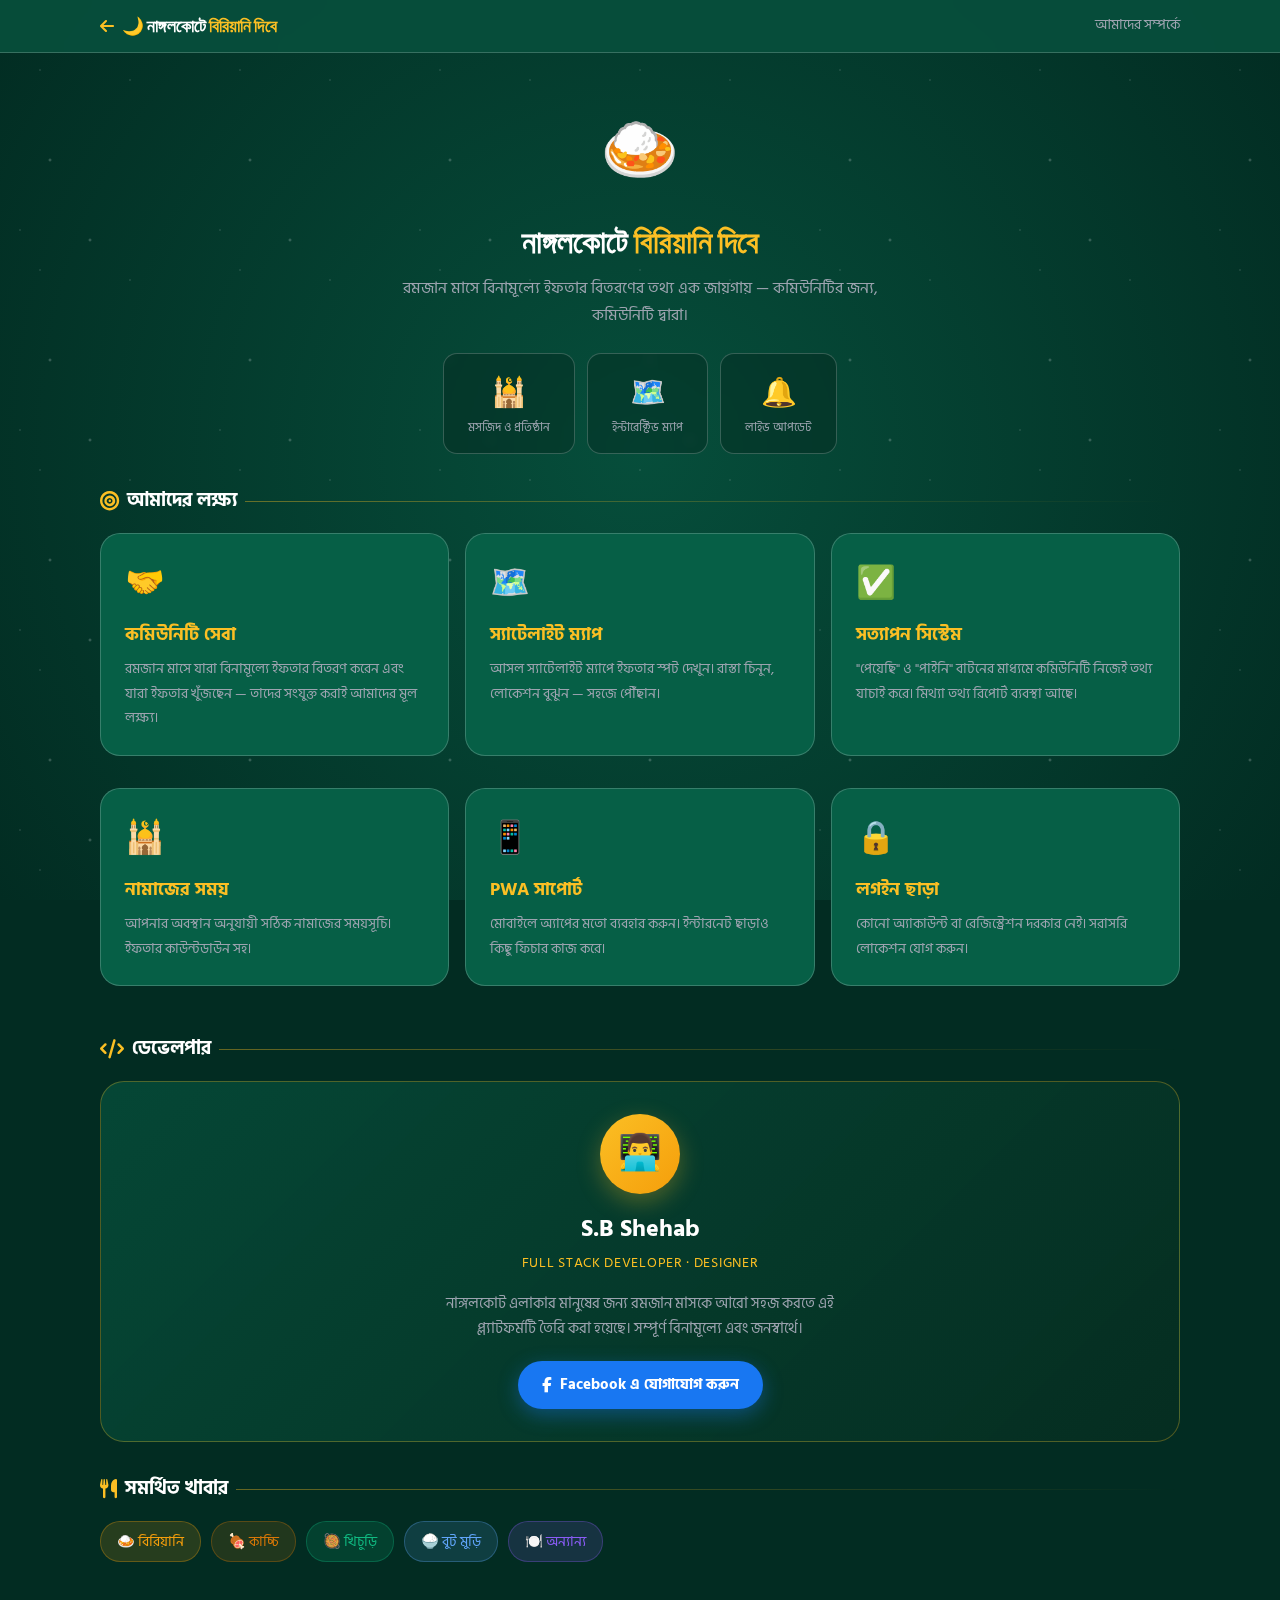
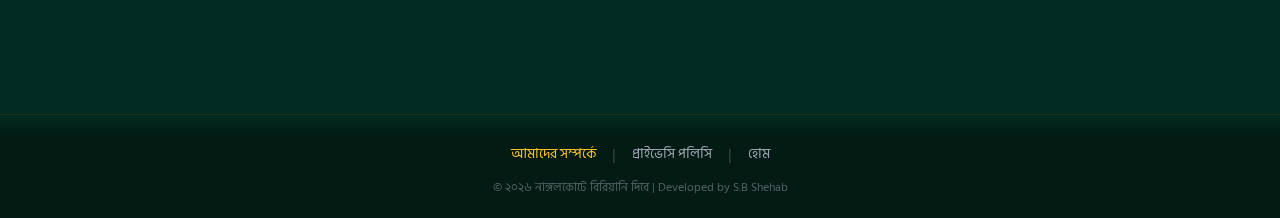
<file: about.html>
<!DOCTYPE html>
<html lang="bn">

<head>
    <meta charset="UTF-8">
    <meta name="viewport" content="width=device-width, initial-scale=1.0">
    <title>নাঙ্গলকোটে বিরিয়ানি দিবে</title>
    <meta name="description" content="বিরিয়ানি দিবে — একটি কমিউনিটি-চালিত ইফতার বিতরণ ট্র্যাকিং প্ল্যাটফর্ম।">
    <link rel="stylesheet" href="https://cdnjs.cloudflare.com/ajax/libs/font-awesome/6.4.0/css/all.min.css">
    <link
        href="https://fonts.googleapis.com/css2?family=Hind+Siliguri:wght@400;600;700&family=Outfit:wght@400;600;700;800&display=swap"
        rel="stylesheet">
    <link rel="stylesheet" href="style.css">
    <style>
        .about-hero {
            text-align: center;
            padding: 48px 0 32px;
        }

        .about-hero .emoji-big {
            font-size: 4rem;
            margin-bottom: 12px;
            display: block;
        }

        .about-hero h1 {
            font-family: var(--font-en);
            font-size: 2rem;
            font-weight: 800;
            color: white;
            margin-bottom: 8px;
        }

        .about-hero h1 span {
            color: var(--accent-gold);
        }

        .about-hero p {
            color: var(--text-muted);
            font-size: 1rem;
            line-height: 1.7;
            max-width: 480px;
            margin: 0 auto;
        }

        .about-card {
            background: var(--card-bg);
            border: 1px solid var(--glass-border);
            border-radius: 20px;
            padding: 24px;
            margin-bottom: 16px;
            transition: transform 0.2s;
        }

        .about-card:hover {
            transform: translateY(-3px);
        }

        .about-card .card-icon {
            font-size: 2rem;
            margin-bottom: 12px;
            display: block;
        }

        .about-card h3 {
            color: var(--accent-gold);
            font-size: 1.1rem;
            font-weight: 700;
            margin-bottom: 8px;
        }

        .about-card p {
            color: var(--text-muted);
            font-size: 0.9rem;
            line-height: 1.7;
        }

        .mission-grid {
            display: grid;
            grid-template-columns: repeat(auto-fit, minmax(260px, 1fr));
            gap: 16px;
            margin-bottom: 32px;
        }

        .dev-section {
            background: linear-gradient(135deg, rgba(6, 78, 59, 0.8), rgba(6, 46, 33, 0.9));
            border: 1px solid rgba(251, 191, 36, 0.3);
            border-radius: 24px;
            padding: 32px;
            text-align: center;
            margin-bottom: 32px;
        }

        .dev-avatar {
            width: 80px;
            height: 80px;
            background: linear-gradient(135deg, var(--accent-gold), #f59e0b);
            border-radius: 50%;
            margin: 0 auto 16px;
            display: flex;
            align-items: center;
            justify-content: center;
            font-size: 2.2rem;
            box-shadow: 0 8px 24px rgba(251, 191, 36, 0.3);
        }

        .dev-name {
            font-size: 1.5rem;
            font-weight: 800;
            color: white;
            margin-bottom: 4px;
        }

        .dev-role {
            color: var(--accent-gold);
            font-size: 0.88rem;
            margin-bottom: 16px;
            letter-spacing: 0.05em;
        }

        .dev-desc {
            color: var(--text-muted);
            font-size: 0.92rem;
            line-height: 1.7;
            max-width: 400px;
            margin: 0 auto 20px;
        }

        .section-title {
            font-size: 1.2rem;
            font-weight: 700;
            color: white;
            margin-bottom: 16px;
            display: flex;
            align-items: center;
            gap: 8px;
        }

        .section-title::after {
            content: '';
            flex: 1;
            height: 1px;
            background: linear-gradient(90deg, rgba(251, 191, 36, 0.4), transparent);
        }

        .stat-row {
            display: flex;
            gap: 12px;
            justify-content: center;
            flex-wrap: wrap;
            margin-top: 24px;
        }

        .stat-item {
            background: rgba(0, 0, 0, 0.2);
            border: 1px solid var(--glass-border);
            border-radius: 14px;
            padding: 16px 24px;
            text-align: center;
        }

        .stat-item .num {
            font-size: 1.8rem;
            font-weight: 800;
            color: var(--accent-gold);
        }

        .stat-item .lbl {
            font-size: 0.75rem;
            color: var(--text-muted);
            margin-top: 2px;
        }
    </style>
</head>

<body>
    <div class="stars-container"></div>

    <!-- Header -->
    <header style="
        background:rgba(6,78,59,0.95);
        backdrop-filter:blur(14px);
        -webkit-backdrop-filter:blur(14px);
        border-bottom:1px solid var(--glass-border);
        position:sticky; top:0; z-index:300;">
        <div class="container"
            style="display:flex;align-items:center;justify-content:space-between;padding-top:12px;padding-bottom:12px;">
            <a href="index.html" style="display:flex;align-items:center;gap:8px;text-decoration:none;">
                <i class="fas fa-arrow-left" style="color:var(--accent-gold);"></i>
                <span style="font-family:var(--font-en);font-weight:700;font-size:1.1rem;color:white;">
                    🌙 নাঙ্গলকোটে <span style="color:var(--accent-gold);">বিরিয়ানি দিবে</span>
                </span>
            </a>
            <span style="color:var(--text-muted);font-size:0.85rem;">আমাদের সম্পর্কে</span>
        </div>
    </header>

    <main class="container" style="padding-top:0;padding-bottom:80px;">

        <!-- Hero -->
        <div class="about-hero">
            <span class="emoji-big">🍛</span>
            <h1>নাঙ্গলকোটে <span>বিরিয়ানি দিবে</span></h1>
            <p>রমজান মাসে বিনামূল্যে ইফতার বিতরণের তথ্য এক জায়গায় — কমিউনিটির জন্য, কমিউনিটি দ্বারা।</p>

            <div class="stat-row">
                <div class="stat-item">
                    <div class="num">🕌</div>
                    <div class="lbl">মসজিদ ও প্রতিষ্ঠান</div>
                </div>
                <div class="stat-item">
                    <div class="num">🗺️</div>
                    <div class="lbl">ইন্টারেক্টিভ ম্যাপ</div>
                </div>
                <div class="stat-item">
                    <div class="num">🔔</div>
                    <div class="lbl">লাইভ আপডেট</div>
                </div>
            </div>
        </div>

        <!-- Mission -->
        <div class="section-title">
            <i class="fas fa-bullseye" style="color:var(--accent-gold);"></i>
            আমাদের লক্ষ্য
        </div>
        <div class="mission-grid">
            <div class="about-card">
                <span class="card-icon">🤝</span>
                <h3>কমিউনিটি সেবা</h3>
                <p>রমজান মাসে যারা বিনামূল্যে ইফতার বিতরণ করেন এবং যারা ইফতার খুঁজছেন — তাদের সংযুক্ত করাই আমাদের মূল
                    লক্ষ্য।</p>
            </div>
            <div class="about-card">
                <span class="card-icon">🗺️</span>
                <h3>স্যাটেলাইট ম্যাপ</h3>
                <p>আসল স্যাটেলাইট ম্যাপে ইফতার স্পট দেখুন। রাস্তা চিনুন, লোকেশন বুঝুন — সহজে পৌঁছান।</p>
            </div>
            <div class="about-card">
                <span class="card-icon">✅</span>
                <h3>সত্যাপন সিস্টেম</h3>
                <p>"পেয়েছি" ও "পাইনি" বাটনের মাধ্যমে কমিউনিটি নিজেই তথ্য যাচাই করে। মিথ্যা তথ্য রিপোর্ট ব্যবস্থা আছে।
                </p>
            </div>
            <div class="about-card">
                <span class="card-icon">🕌</span>
                <h3>নামাজের সময়</h3>
                <p>আপনার অবস্থান অনুযায়ী সঠিক নামাজের সময়সূচি। ইফতার কাউন্টডাউন সহ।</p>
            </div>
            <div class="about-card">
                <span class="card-icon">📱</span>
                <h3>PWA সাপোর্ট</h3>
                <p>মোবাইলে অ্যাপের মতো ব্যবহার করুন। ইন্টারনেট ছাড়াও কিছু ফিচার কাজ করে।</p>
            </div>
            <div class="about-card">
                <span class="card-icon">🔒</span>
                <h3>লগইন ছাড়া</h3>
                <p>কোনো অ্যাকাউন্ট বা রেজিস্ট্রেশন দরকার নেই। সরাসরি লোকেশন যোগ করুন।</p>
            </div>
        </div>

        <!-- Developer -->
        <div class="section-title">
            <i class="fas fa-code" style="color:var(--accent-gold);"></i>
            ডেভেলপার
        </div>
        <div class="dev-section">
            <div class="dev-avatar">👨‍💻</div>
            <div class="dev-name">S.B Shehab</div>
            <div class="dev-role">FULL STACK DEVELOPER · DESIGNER</div>
            <p class="dev-desc">
                নাঙ্গলকোট এলাকার মানুষের জন্য রমজান মাসকে আরো সহজ করতে এই প্ল্যাটফর্মটি তৈরি করা হয়েছে।
                সম্পূর্ণ বিনামূল্যে এবং জনস্বার্থে।
            </p>
            <div style="display:flex;gap:12px;justify-content:center;flex-wrap:wrap;">
                <a href="https://www.facebook.com/sbshehab2004" target="_blank" rel="noopener" style="
                    display:inline-flex; align-items:center; gap:8px;
                    background:#1877f2; color:white;
                    padding:12px 24px; border-radius:50px;
                    text-decoration:none; font-weight:700; font-size:0.95rem;
                    box-shadow:0 6px 20px rgba(24,119,242,0.4);
                    transition: transform 0.2s;" onmouseover="this.style.transform='scale(1.05)'"
                    onmouseout="this.style.transform='scale(1)'">
                    <i class="fab fa-facebook-f"></i> Facebook এ যোগাযোগ করুন
                </a>
            </div>
        </div>

        <!-- খাবার তালিকা -->
        <div class="section-title">
            <i class="fas fa-utensils" style="color:var(--accent-gold);"></i>
            সমর্থিত খাবার
        </div>
        <div style="display:flex;gap:10px;flex-wrap:wrap;margin-bottom:32px;">
            <span
                style="background:rgba(245,158,11,0.15);border:1px solid rgba(245,158,11,0.3);color:#f59e0b;padding:8px 16px;border-radius:20px;font-size:0.9rem;">🍛
                বিরিয়ানি</span>
            <span
                style="background:rgba(217,119,6,0.15);border:1px solid rgba(217,119,6,0.3);color:#d97706;padding:8px 16px;border-radius:20px;font-size:0.9rem;">🍖
                কাচ্চি</span>
            <span
                style="background:rgba(16,185,129,0.15);border:1px solid rgba(16,185,129,0.3);color:#10b981;padding:8px 16px;border-radius:20px;font-size:0.9rem;">🥘
                খিচুড়ি</span>
            <span
                style="background:rgba(96,165,250,0.15);border:1px solid rgba(96,165,250,0.3);color:#60a5fa;padding:8px 16px;border-radius:20px;font-size:0.9rem;">🍚
                বুট মুড়ি</span>
            <span
                style="background:rgba(139,92,246,0.15);border:1px solid rgba(139,92,246,0.3);color:#8b5cf6;padding:8px 16px;border-radius:20px;font-size:0.9rem;">🍽️
                অন্যান্য</span>
        </div>

    </main>

    <!-- Footer -->
    <footer class="main-footer">
        <div class="container">
            <div class="footer-links" style="justify-content:center;margin-bottom:10px;">
                <a href="about.html" style="color:var(--accent-gold);">আমাদের সম্পর্কে</a>
                <span style="color:rgba(255,255,255,0.2);">|</span>
                <a href="privacy.html">প্রাইভেসি পলিসি</a>
                <span style="color:rgba(255,255,255,0.2);">|</span>
                <a href="index.html">হোম</a>
            </div>
            <p style="color:rgba(156,163,175,0.5);font-size:0.78rem;text-align:center;">
                &copy; ২০২৬ নাঙ্গলকোটে বিরিয়ানি দিবে | Developed by S.B Shehab
            </p>
        </div>
    </footer>
</body>

</html>
</file>
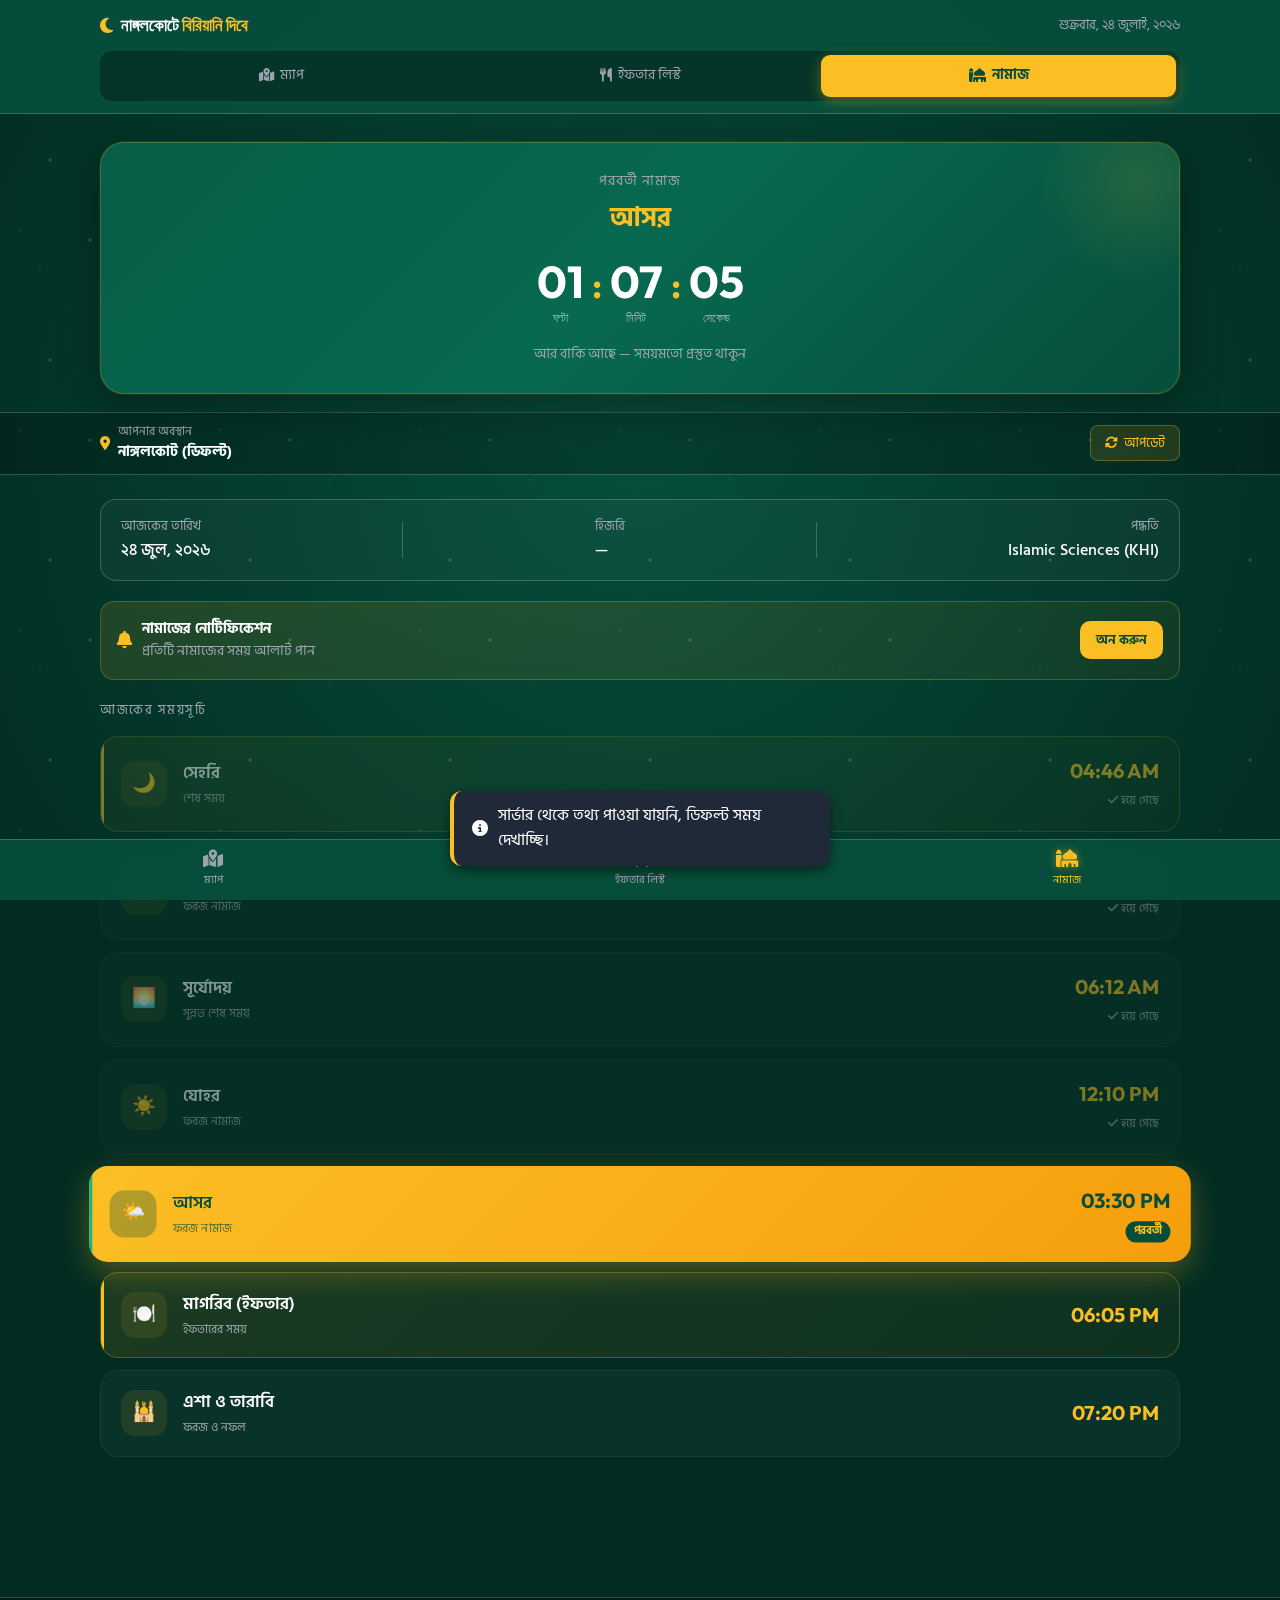
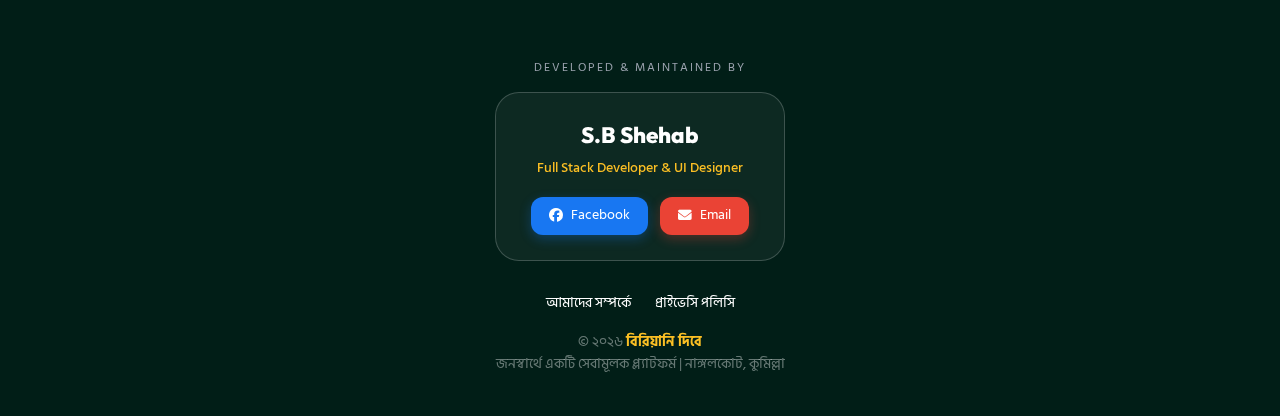
<file: prayer.html>
<!DOCTYPE html>
<html lang="bn">

<head>
    <meta charset="UTF-8">
    <meta name="viewport" content="width=device-width, initial-scale=1.0">
    <title>নাঙ্গলকোটে বিরিয়ানি দিবে</title>
    <meta name="description" content="আপনার অবস্থান অনুযায়ী আজকের নামাজের সঠিক সময়সূচি।">

    <!-- Fonts -->
    <link rel="preconnect" href="https://fonts.googleapis.com">
    <link rel="preconnect" href="https://fonts.gstatic.com" crossorigin>
    <link
        href="https://fonts.googleapis.com/css2?family=Hind+Siliguri:wght@300;400;500;600;700&family=Outfit:wght@300;400;600;700&display=swap"
        rel="stylesheet">

    <!-- Icons -->
    <link rel="stylesheet" href="https://cdnjs.cloudflare.com/ajax/libs/font-awesome/6.4.0/css/all.min.css">

    <link rel="stylesheet" href="style.css">
    <style>
        /* ===== Page Layout ===== */
        .page-header {
            background: rgba(6, 78, 59, 0.85);
            backdrop-filter: blur(12px);
            border-bottom: 1px solid var(--glass-border);
            padding: 14px 0;
            position: sticky;
            top: 0;
            z-index: 200;
        }

        .page-header .container {
            display: flex;
            align-items: center;
            justify-content: space-between;
        }

        .back-link {
            display: flex;
            align-items: center;
            gap: 8px;
            color: white;
            text-decoration: none;
            font-size: 0.9rem;
            padding: 8px 14px;
            border-radius: 10px;
            border: 1px solid var(--glass-border);
            background: rgba(255, 255, 255, 0.07);
            transition: all 0.2s;
        }

        .back-link:hover {
            background: rgba(255, 255, 255, 0.15);
        }

        .page-title-area {
            text-align: center;
        }

        .page-title-area h1 {
            font-size: 1.1rem;
            color: var(--accent-gold);
        }

        .page-title-area small {
            font-size: 0.75rem;
            color: var(--text-muted);
        }

        /* ===== Hero Countdown ===== */
        .prayer-hero {
            padding: 28px 0 18px;
            text-align: center;
        }

        .next-prayer-card {
            background: linear-gradient(135deg, #065f46 0%, #086850 50%, #064e3b 100%);
            border-radius: 24px;
            padding: 28px 20px;
            border: 1px solid rgba(251, 191, 36, 0.25);
            box-shadow: 0 12px 40px rgba(0, 0, 0, 0.35), 0 0 0 1px rgba(251, 191, 36, 0.1);
            position: relative;
            overflow: hidden;
        }

        .next-prayer-card::before {
            content: '';
            position: absolute;
            top: -60px;
            right: -60px;
            width: 200px;
            height: 200px;
            background: radial-gradient(circle, rgba(251, 191, 36, 0.12) 0%, transparent 70%);
            pointer-events: none;
        }

        .next-prayer-card .label {
            font-size: 0.85rem;
            color: var(--text-muted);
            margin-bottom: 6px;
            letter-spacing: 1px;
            text-transform: uppercase;
        }

        .next-prayer-card .prayer-name-big {
            font-size: 1.6rem;
            font-weight: 700;
            color: var(--accent-gold);
            margin-bottom: 18px;
        }

        .countdown-row {
            display: flex;
            justify-content: center;
            align-items: center;
            gap: 8px;
            font-family: var(--font-en);
        }

        .cd-block {
            display: flex;
            flex-direction: column;
            align-items: center;
        }

        .cd-block span {
            font-size: 2.8rem;
            font-weight: 700;
            line-height: 1;
            color: white;
        }

        .cd-block small {
            font-size: 0.72rem;
            color: var(--text-muted);
            margin-top: 4px;
        }

        .cd-sep {
            font-size: 2.2rem;
            font-weight: 700;
            color: var(--accent-gold);
            margin-bottom: 16px;
        }

        .remaining-label {
            margin-top: 14px;
            font-size: 0.85rem;
            color: var(--text-muted);
        }

        .remaining-label strong {
            color: var(--accent-gold);
        }

        /* ===== Location Bar ===== */
        .location-bar {
            background: rgba(0, 0, 0, 0.2);
            border-top: 1px solid var(--glass-border);
            border-bottom: 1px solid var(--glass-border);
            padding: 10px 0;
        }

        .location-bar .container {
            display: flex;
            align-items: center;
            justify-content: space-between;
            gap: 10px;
        }

        .location-info {
            display: flex;
            align-items: center;
            gap: 8px;
            font-size: 0.85rem;
            color: var(--text-muted);
        }

        .location-info i {
            color: var(--accent-gold);
        }

        .location-info strong {
            color: white;
        }

        .refresh-btn {
            display: flex;
            align-items: center;
            gap: 6px;
            background: rgba(251, 191, 36, 0.12);
            border: 1px solid rgba(251, 191, 36, 0.3);
            color: var(--accent-gold);
            padding: 7px 14px;
            border-radius: 8px;
            font-family: var(--font-bn);
            font-size: 0.8rem;
            cursor: pointer;
            transition: all 0.2s;
            white-space: nowrap;
        }

        .refresh-btn:hover {
            background: var(--accent-gold);
            color: #064e3b;
        }

        /* ===== Prayer List ===== */
        .prayer-list-section {
            padding: 24px 0 80px;
        }

        .section-label {
            font-size: 0.8rem;
            text-transform: uppercase;
            letter-spacing: 1.5px;
            color: var(--text-muted);
            margin-bottom: 16px;
        }

        .prayer-cards-grid {
            display: flex;
            flex-direction: column;
            gap: 12px;
        }

        .p-card {
            display: flex;
            align-items: center;
            gap: 16px;
            background: rgba(255, 255, 255, 0.03);
            border: 1px solid rgba(255, 255, 255, 0.06);
            border-radius: 18px;
            padding: 18px 20px;
            transition: all 0.3s cubic-bezier(0.4, 0, 0.2, 1);
            position: relative;
            overflow: hidden;
        }

        .p-card::after {
            content: '';
            position: absolute;
            left: 0;
            top: 0;
            width: 3px;
            height: 100%;
            background: transparent;
            border-radius: 0 2px 2px 0;
            transition: background 0.3s;
        }

        .p-card.highlight::after {
            background: var(--accent-gold);
        }

        .p-card.next-up::after {
            background: #10b981;
        }

        .p-card.highlight {
            background: linear-gradient(135deg, rgba(251, 191, 36, 0.1) 0%, rgba(245, 158, 11, 0.05) 100%);
            border-color: rgba(251, 191, 36, 0.25);
        }

        .p-card.next-up {
            background: linear-gradient(135deg, var(--accent-gold) 0%, #f59e0b 100%);
            border: none;
            box-shadow: 0 10px 30px rgba(251, 191, 36, 0.3);
            transform: scale(1.02);
        }

        .p-card.next-up .p-icon {
            background: rgba(6, 78, 59, 0.3);
            color: #064e3b;
        }

        .p-card.next-up .p-name {
            color: #064e3b;
        }

        .p-card.next-up .p-time {
            color: #064e3b;
        }

        .p-card.next-up .p-sublabel {
            color: rgba(6, 78, 59, 0.7);
        }

        .p-card.done {
            opacity: 0.5;
        }

        .p-icon {
            width: 46px;
            height: 46px;
            border-radius: 14px;
            background: rgba(251, 191, 36, 0.1);
            display: flex;
            align-items: center;
            justify-content: center;
            flex-shrink: 0;
            font-size: 1.2rem;
            color: var(--accent-gold);
        }

        .p-info {
            flex: 1;
        }

        .p-name {
            font-size: 1.05rem;
            font-weight: 600;
            color: white;
            margin-bottom: 2px;
        }

        .p-sublabel {
            font-size: 0.75rem;
            color: var(--text-muted);
        }

        .p-right {
            text-align: right;
        }

        .p-time {
            font-family: var(--font-en);
            font-size: 1.25rem;
            font-weight: 700;
            color: var(--accent-gold);
            display: block;
        }

        .p-card.next-up .p-time {
            color: #064e3b;
        }

        .next-tag {
            display: inline-block;
            background: #064e3b;
            color: var(--accent-gold);
            font-size: 0.65rem;
            font-weight: 700;
            padding: 2px 8px;
            border-radius: 10px;
            margin-top: 3px;
            letter-spacing: 0.5px;
        }

        .done-tag {
            display: inline-block;
            color: var(--text-muted);
            font-size: 0.72rem;
            margin-top: 3px;
        }

        /* ===== Date Card ===== */
        .date-card {
            background: rgba(255, 255, 255, 0.03);
            border: 1px solid var(--glass-border);
            border-radius: 16px;
            padding: 16px 20px;
            display: flex;
            justify-content: space-between;
            align-items: center;
            margin-bottom: 20px;
        }

        .date-card .d-label {
            font-size: 0.8rem;
            color: var(--text-muted);
            margin-bottom: 2px;
        }

        .date-card .d-val {
            font-size: 1rem;
            color: white;
            font-weight: 500;
        }

        .date-card .d-divider {
            width: 1px;
            height: 36px;
            background: var(--glass-border);
        }

        /* ===== Loading ===== */
        .loading-state {
            text-align: center;
            padding: 50px 20px;
        }

        .spinner {
            width: 44px;
            height: 44px;
            border: 3px solid rgba(251, 191, 36, 0.15);
            border-top-color: var(--accent-gold);
            border-radius: 50%;
            animation: spin 0.8s linear infinite;
            margin: 0 auto 16px;
        }

        @keyframes spin {
            to {
                transform: rotate(360deg);
            }
        }

        .loading-state p {
            color: var(--text-muted);
            font-size: 0.95rem;
            margin-bottom: 6px;
        }

        .loading-state small {
            color: var(--text-muted);
            font-size: 0.8rem;
        }

        /* ===== Notification Toggle ===== */
        .notif-banner {
            background: linear-gradient(135deg, rgba(251, 191, 36, 0.12), rgba(251, 191, 36, 0.05));
            border: 1px solid rgba(251, 191, 36, 0.25);
            border-radius: 14px;
            padding: 14px 16px;
            display: flex;
            align-items: center;
            justify-content: space-between;
            gap: 12px;
            margin-bottom: 20px;
        }

        .notif-banner .n-left {
            display: flex;
            align-items: center;
            gap: 10px;
        }

        .notif-banner i {
            color: var(--accent-gold);
            font-size: 1.1rem;
        }

        .notif-banner p {
            font-size: 0.85rem;
            color: var(--text-muted);
            margin-bottom: 2px;
        }

        .notif-banner strong {
            color: white;
            font-size: 0.9rem;
        }

        .notif-toggle-btn {
            background: var(--accent-gold);
            color: #064e3b;
            border: none;
            padding: 8px 16px;
            border-radius: 10px;
            font-family: var(--font-bn);
            font-size: 0.82rem;
            font-weight: 700;
            cursor: pointer;
            white-space: nowrap;
            transition: all 0.2s;
            flex-shrink: 0;
        }

        .notif-toggle-btn:hover {
            background: #f59e0b;
        }

        /* ===== Toast ===== */
        #toast-container {
            position: fixed;
            bottom: 24px;
            left: 50%;
            transform: translateX(-50%);
            z-index: 9000;
            width: calc(100% - 40px);
            max-width: 380px;
        }

        .toast {
            background: #1f2937;
            color: white;
            padding: 12px 18px;
            border-radius: 12px;
            margin-bottom: 10px;
            border-left: 4px solid var(--accent-gold);
            font-family: var(--font-bn);
            display: flex;
            align-items: center;
            gap: 10px;
            animation: slideUp2 0.3s ease-out;
        }

        .toast-success {
            border-left-color: #10b981;
        }

        .toast-error {
            border-left-color: #ef4444;
        }

        @keyframes slideUp2 {
            from {
                transform: translateY(20px);
                opacity: 0;
            }

            to {
                transform: translateY(0);
                opacity: 1;
            }
        }

        /* ===== Bottom Nav ===== */
        .bottom-nav {
            position: fixed;
            bottom: 0;
            left: 0;
            width: 100%;
            background: rgba(6, 78, 59, 0.95);
            backdrop-filter: blur(12px);
            border-top: 1px solid var(--glass-border);
            display: flex;
            z-index: 500;
        }

        .nav-item {
            flex: 1;
            display: flex;
            flex-direction: column;
            align-items: center;
            justify-content: center;
            padding: 10px;
            gap: 4px;
            text-decoration: none;
            color: var(--text-muted);
            font-size: 0.7rem;
            font-family: var(--font-bn);
            transition: all 0.2s;
        }

        .nav-item.active,
        .nav-item:hover {
            color: var(--accent-gold);
        }

        .nav-item i {
            font-size: 1.1rem;
        }

        .nav-item.active i {
            filter: drop-shadow(0 0 4px rgba(251, 191, 36, 0.5));
        }
    </style>
</head>

<body>
    <div class="stars-container"></div>

    <!-- ===== Sticky Header with Navigation ===== -->
    <header style="
        background:rgba(6,78,59,0.95);
        backdrop-filter:blur(14px);
        -webkit-backdrop-filter:blur(14px);
        border-bottom:1px solid var(--glass-border);
        position:sticky; top:0; z-index:300;">

        <!-- Brand Row -->
        <div class="container"
            style="display:flex;align-items:center;justify-content:space-between;padding-top:12px;padding-bottom:12px;">
            <a href="index.html" style="display:flex;align-items:center;gap:8px;text-decoration:none;color:white;">
                <i class="fas fa-moon" style="color:var(--accent-gold);font-size:1.1rem;"></i>
                <span style="font-family:var(--font-en);font-weight:700;font-size:1.05rem;">নাঙ্গলকোটে <span
                        style="color:var(--accent-gold)">বিরিয়ানি দিবে</span></span>
            </a>
            <div style="font-size:0.8rem;color:var(--text-muted);" id="header-date">লোড হচ্ছে...</div>
        </div>

        <!-- Tab Navigation -->
        <div class="container" style="padding-bottom:12px;">
            <div style="
                display:flex;
                background:rgba(0,0,0,0.3);
                border-radius:12px;
                padding:4px;
                gap:4px;">

                <a href="index.html" style="
                    flex:1;display:flex;align-items:center;justify-content:center;gap:6px;
                    padding:10px 4px;border-radius:9px;text-decoration:none;
                    color:var(--text-muted);font-family:var(--font-bn);font-size:0.85rem;
                    transition:all 0.25s;">
                    <i class="fas fa-map-marked-alt"></i> ম্যাপ
                </a>

                <a href="list.html" style="
                    flex:1;display:flex;align-items:center;justify-content:center;gap:6px;
                    padding:10px 4px;border-radius:9px;text-decoration:none;
                    color:var(--text-muted);font-family:var(--font-bn);font-size:0.85rem;
                    transition:all 0.25s;">
                    <i class="fas fa-utensils"></i> ইফতার লিস্ট
                </a>

                <a href="prayer.html" style="
                    flex:1;display:flex;align-items:center;justify-content:center;gap:6px;
                    padding:10px 4px;border-radius:9px;text-decoration:none;
                    background:var(--accent-gold);color:#064e3b;
                    font-family:var(--font-bn);font-size:0.85rem;font-weight:700;
                    box-shadow:0 4px 14px rgba(251,191,36,0.35);
                    transition:all 0.25s;">
                    <i class="fas fa-mosque"></i> নামাজ
                </a>

            </div>
        </div>
    </header>

    <!-- Hero: Next Prayer Countdown -->
    <section class="prayer-hero">
        <div class="container">
            <div class="next-prayer-card" id="next-prayer-card">
                <p class="label">পরবর্তী নামাজ</p>
                <div class="prayer-name-big" id="next-prayer-name">লোড হচ্ছে...</div>
                <div class="countdown-row">
                    <div class="cd-block">
                        <span id="cd-h">--</span>
                        <small>ঘণ্টা</small>
                    </div>
                    <div class="cd-sep">:</div>
                    <div class="cd-block">
                        <span id="cd-m">--</span>
                        <small>মিনিট</small>
                    </div>
                    <div class="cd-sep">:</div>
                    <div class="cd-block">
                        <span id="cd-s">--</span>
                        <small>সেকেন্ড</small>
                    </div>
                </div>
                <p class="remaining-label">আর বাকি আছে — সময়মতো প্রস্তুত থাকুন</p>
            </div>
        </div>
    </section>

    <!-- Location Bar -->
    <div class="location-bar">
        <div class="container">
            <div class="location-info">
                <i class="fas fa-map-marker-alt"></i>
                <div>
                    <div style="font-size:0.72rem; color:var(--text-muted)">আপনার অবস্থান</div>
                    <strong id="location-label">নির্ধারণ হচ্ছে...</strong>
                </div>
            </div>
            <button class="refresh-btn" onclick="reloadLocation()">
                <i class="fas fa-sync-alt"></i> আপডেট
            </button>
        </div>
    </div>

    <!-- Prayer List -->
    <section class="prayer-list-section">
        <div class="container">

            <!-- Date Info -->
            <div class="date-card">
                <div>
                    <div class="d-label">আজকের তারিখ</div>
                    <div class="d-val" id="date-bn">—</div>
                </div>
                <div class="d-divider"></div>
                <div>
                    <div class="d-label">হিজরি</div>
                    <div class="d-val" id="date-hijri">—</div>
                </div>
                <div class="d-divider"></div>
                <div style="text-align:right">
                    <div class="d-label">পদ্ধতি</div>
                    <div class="d-val">Islamic Sciences (KHI)</div>
                </div>
            </div>

            <!-- Notification Banner -->
            <div class="notif-banner" id="notif-banner">
                <div class="n-left">
                    <i class="fas fa-bell"></i>
                    <div>
                        <strong>নামাজের নোটিফিকেশন</strong>
                        <p>প্রতিটি নামাজের সময় আলার্ট পান</p>
                    </div>
                </div>
                <button class="notif-toggle-btn" id="notif-btn" onclick="requestNotif()">
                    অন করুন
                </button>
            </div>

            <!-- Loading / Prayer Cards -->
            <p class="section-label">আজকের সময়সূচি</p>
            <div id="prayer-loading" class="loading-state">
                <div class="spinner"></div>
                <p>নামাজের সময় আনা হচ্ছে...</p>
                <small>লোকেশন পারমিশন দিলে দ্রুত হবে</small>
            </div>
            <div class="prayer-cards-grid" id="prayer-cards">
                <!-- Injected by JS -->
            </div>

        </div>
    </section>

    <!-- Bottom Nav -->
    <nav class="bottom-nav">
        <a href="index.html" class="nav-item">
            <i class="fas fa-map-marked-alt"></i> ম্যাপ
        </a>
        <a href="list.html" class="nav-item">
            <i class="fas fa-utensils"></i> ইফতার লিস্ট
        </a>
        <a href="prayer.html" class="nav-item active">
            <i class="fas fa-mosque"></i> নামাজ
        </a>
    </nav>

    <!-- Toast -->
    <div id="toast-container"></div>

    <script>
        // ============================================================
        //  Data
        // ============================================================
        const PRAYERS = [
            { key: 'Imsak', label: 'সেহরি', sub: 'শেষ সময়', icon: '🌙', cls: 'highlight' },
            { key: 'Fajr', label: 'ফজর', sub: 'ফরজ নামাজ', icon: '⭐', cls: '' },
            { key: 'Sunrise', label: 'সূর্যোদয়', sub: 'সুন্নত শেষ সময়', icon: '🌅', cls: '' },
            { key: 'Dhuhr', label: 'যোহর', sub: 'ফরজ নামাজ', icon: '☀️', cls: '' },
            { key: 'Asr', label: 'আসর', sub: 'ফরজ নামাজ', icon: '🌤️', cls: '' },
            { key: 'Maghrib', label: 'মাগরিব (ইফতার)', sub: 'ইফতারের সময়', icon: '🍽️', cls: 'highlight' },
            { key: 'Isha', label: 'এশা ও তারাবি', sub: 'ফরজ ও নফল', icon: '🕌', cls: '' },
        ];

        // Default Static Times for Nangolkot (Fallback)
        const NANGOLKOT_DEFAULT_TIMES = {
            "Fajr": "04:56",
            "Sunrise": "06:12",
            "Dhuhr": "12:10",
            "Asr": "15:30",
            "Sunset": "18:05",
            "Maghrib": "18:05",
            "Isha": "19:20",
            "Imsak": "04:46"
        };
        const NANGOLKOT = [23.4670, 90.9040]; // Coordinates for Nangolkot

        let timingsData = NANGOLKOT_DEFAULT_TIMES; // Initialize with Nangolkot Defaults to avoid "Loading..." flicker
        let nextKey = null;
        let countdownInterval = null;

        // ============================================================
        //  Init
        // ============================================================
        window.addEventListener('DOMContentLoaded', () => {
            updateDates();
            checkNotifPermission();
            renderAll(); // Render immediately with the pre-initialized defaults

            if (navigator.geolocation) {
                navigator.geolocation.getCurrentPosition(gotPosition, useDefault, { timeout: 10000 });
            } else {
                useDefault(); // If no geolocation, directly use default
            }

            // Set current year in footer
            document.getElementById('current-year').textContent = new Date().getFullYear();
        });

        function gotPosition(pos) {
            const { latitude: lat, longitude: lng } = pos.coords;
            document.getElementById('location-label').textContent = `${lat.toFixed(4)}, ${lng.toFixed(4)}`;
            fetchTimes(lat, lng);
        }

        function useDefault() {
            document.getElementById('location-label').textContent = 'নাঙ্গলকোট (ডিফল্ট)';
            // timingsData is already NANGOLKOT_DEFAULT_TIMES, so no need to re-assign
            // renderAll() is already called on DOMContentLoaded
            fetchTimes(NANGOLKOT[0], NANGOLKOT[1]); // Fetch Nangolkot times from API
        }

        function reloadLocation() {
            document.getElementById('location-label').textContent = 'নির্ধারণ হচ্ছে...';
            document.getElementById('prayer-cards').innerHTML = '';
            document.getElementById('prayer-loading').style.display = 'block';
            if (navigator.geolocation) {
                navigator.geolocation.getCurrentPosition(gotPosition, useDefault, { timeout: 8000 });
            } else { useDefault(); }
        }

        // ============================================================
        //  API
        // ============================================================
        async function fetchTimes(lat, lng) {
            try {
                const date = new Date().toLocaleDateString('en-GB').split('/').reverse().join('-');
                // Method 1 for Bangladesh
                const res = await fetch(`https://api.aladhan.com/v1/timings/${date}?latitude=${lat}&longitude=${lng}&method=1`);
                const data = await res.json();

                if (data.code === 200) {
                    timingsData = data.data.timings;
                    const hijri = data.data.date.hijri;
                    document.getElementById('date-hijri').textContent =
                        `${hijri.day} ${hijri.month.en} ${hijri.year}`;

                    document.getElementById('prayer-loading').style.display = 'none';
                    renderAll();
                } else {
                    showError();
                }
            } catch (err) {
                console.error(err);
                if (!timingsData) timingsData = NANGOLKOT_DEFAULT_TIMES;
                document.getElementById('prayer-loading').style.display = 'none';
                renderAll();
                showToast("সার্ভার থেকে তথ্য পাওয়া যায়নি, ডিফল্ট সময় দেখাচ্ছি।", "info");
            }
        }

        function showError() {
            document.getElementById('prayer-loading').innerHTML = `
            <i class="fas fa-exclamation-circle" style="font-size:2.5rem;color:#ef4444;margin-bottom:12px;"></i>
            <p style="color:#ef4444">সময় লোড হয়নি</p>
            <small>ইন্টারনেট সংযোগ চেক করুন</small>
            <br><br>
            <button onclick="reloadLocation()" style="
                background:var(--accent-gold);color:#064e3b;border:none;
                padding:10px 20px;border-radius:10px;font-family:var(--font-bn);
                font-size:0.9rem;cursor:pointer;font-weight:700;">
                আবার চেষ্টা করুন
            </button>`;
        }

        // ============================================================
        //  Render
        // ============================================================
        function renderAll() {
            renderCards();
            startCountdown();
        }

        function renderCards() {
            if (!timingsData) return;
            const now = new Date();
            const nowMins = now.getHours() * 60 + now.getMinutes();

            // Find next prayer
            nextKey = null;
            let minDiff = Infinity;
            PRAYERS.forEach(p => {
                const t = timingsData[p.key];
                if (!t) return;
                const [h, m] = t.split(':');
                const pMins = parseInt(h) * 60 + parseInt(m);
                const diff = pMins - nowMins;
                if (diff > 0 && diff < minDiff) {
                    minDiff = diff;
                    nextKey = p.key;
                }
            });

            const grid = document.getElementById('prayer-cards');
            grid.innerHTML = '';

            PRAYERS.forEach(p => {
                const t = timingsData[p.key];
                if (!t) return;
                const [h, m] = t.split(':');
                const pMins = parseInt(h) * 60 + parseInt(m);
                const isPast = (pMins - nowMins) < 0;
                const isNext = p.key === nextKey;

                const card = document.createElement('div');
                card.className = `p-card ${isNext ? 'next-up' : (p.cls || '')} ${isPast && !isNext ? 'done' : ''}`;
                card.id = 'pc-' + p.key;

                card.innerHTML = `
                <div class="p-icon">${p.icon}</div>
                <div class="p-info">
                    <div class="p-name">${p.label}</div>
                    <div class="p-sublabel">${p.sub}</div>
                </div>
                <div class="p-right">
                    <span class="p-time">${formatTime(t)}</span>
                    ${isNext ? '<span class="next-tag">পরবর্তী</span>' : ''}
                    ${isPast && !isNext ? '<span class="done-tag"><i class="fas fa-check"></i> হয়ে গেছে</span>' : ''}
                </div>
            `;
                grid.appendChild(card);
            });

            // Update next prayer name in hero
            if (nextKey) {
                const np = PRAYERS.find(p => p.key === nextKey);
                document.getElementById('next-prayer-name').textContent = np ? np.label : '—';
            } else {
                document.getElementById('next-prayer-name').textContent = 'সব নামাজ হয়ে গেছে';
            }
        }

        // ============================================================
        //  Countdown
        // ============================================================
        function startCountdown() {
            if (countdownInterval) clearInterval(countdownInterval);
            tickCountdown();
            countdownInterval = setInterval(tickCountdown, 1000);
        }

        function tickCountdown() {
            if (!timingsData || !nextKey) {
                document.getElementById('cd-h').textContent = '--';
                document.getElementById('cd-m').textContent = '--';
                document.getElementById('cd-s').textContent = '--';
                return;
            }
            const now = new Date();
            const t = timingsData[nextKey];
            const [h, m] = t.split(':');
            const target = new Date();
            target.setHours(parseInt(h), parseInt(m), 0, 0);
            const diff = target - now;

            if (diff <= 0) {
                // Re-render to find new next prayer
                renderCards();
                return;
            }
            const rh = Math.floor(diff / 3600000);
            const rm = Math.floor((diff % 3600000) / 60000);
            const rs = Math.floor((diff % 60000) / 1000);

            document.getElementById('cd-h').textContent = String(rh).padStart(2, '0');
            document.getElementById('cd-m').textContent = String(rm).padStart(2, '0');
            document.getElementById('cd-s').textContent = String(rs).padStart(2, '0');
        }

        // ============================================================
        //  Dates
        // ============================================================
        function updateDates() {
            const opts = { weekday: 'long', year: 'numeric', month: 'long', day: 'numeric' };
            const opts2 = { day: 'numeric', month: 'short', year: 'numeric' };
            document.getElementById('date-bn').textContent = new Date().toLocaleDateString('bn-BD', opts2);
            document.getElementById('header-date').textContent = new Date().toLocaleDateString('bn-BD', opts);
        }

        // ============================================================
        //  Notifications
        // ============================================================
        function checkNotifPermission() {
            if (!('Notification' in window)) {
                document.getElementById('notif-banner').style.display = 'none';
                return;
            }
            if (Notification.permission === 'granted') {
                document.getElementById('notif-btn').textContent = '✅ চালু আছে';
                document.getElementById('notif-btn').style.background = '#10b981';
            }
        }

        function requestNotif() {
            if (!('Notification' in window)) return;
            Notification.requestPermission().then(perm => {
                if (perm === 'granted') {
                    document.getElementById('notif-btn').textContent = '✅ চালু আছে';
                    document.getElementById('notif-btn').style.background = '#10b981';
                    showToast('নোটিফিকেশন চালু হয়েছে!', 'success');
                } else {
                    showToast('পারমিশন দেওয়া হয়নি', 'error');
                }
            });
        }

        // ============================================================
        //  Helpers
        // ============================================================
        function formatTime(t24) {
            const [h, m] = t24.split(':');
            const hours = parseInt(h);
            const sfx = hours >= 12 ? 'PM' : 'AM';
            const h12 = hours % 12 || 12;
            return `${String(h12).padStart(2, '0')}:${m} ${sfx}`;
        }

        function showToast(msg, type = 'info') {
            const c = document.getElementById('toast-container');
            const t = document.createElement('div');
            t.className = `toast toast-${type}`;
            const icon = type === 'success' ? 'check-circle' : type === 'error' ? 'times-circle' : 'info-circle';
            t.innerHTML = `<i class="fas fa-${icon}"></i> ${msg}`;
            c.appendChild(t);
            setTimeout(() => t.remove(), 3500);
        }
    </script>
    <footer class="main-footer"
        style="margin-top: 60px; padding: 60px 0 40px; background: rgba(0,0,0,0.3); border-top: 1px solid var(--glass-border);">
        <div class="container">
            <div class="footer-content" style="max-width: 800px; margin: 0 auto; text-align: center;">
                <div class="dev-info" style="margin-bottom: 30px;">
                    <span
                        style="font-size: 0.75rem; color: var(--text-muted); text-transform: uppercase; letter-spacing: 2px; display: block; margin-bottom: 15px;">Developed
                        & Maintained by</span>
                    <div
                        style="display: inline-flex; flex-direction: column; align-items: center; background: rgba(255,255,255,0.05); border: 1px solid var(--glass-border); padding: 25px 35px; border-radius: 24px; backdrop-filter: blur(10px);">
                        <span
                            style="font-weight: 800; color: white; font-size: 1.4rem; font-family: var(--font-en); margin-bottom: 4px;">S.B
                            Shehab</span>
                        <span
                            style="font-size: 0.85rem; color: var(--accent-gold); margin-bottom: 18px; font-weight: 500;">Full
                            Stack Developer & UI Designer</span>
                        <div style="display: flex; gap: 12px;">
                            <a href="https://www.facebook.com/sbshehab2004" target="_blank" rel="noopener"
                                style="color: white; text-decoration: none; background: #1877F2; padding: 8px 18px; border-radius: 12px; font-size: 0.85rem; display: flex; align-items: center; gap: 8px; transition: 0.3s; box-shadow: 0 4px 12px rgba(24, 119, 242, 0.3);">
                                <i class="fab fa-facebook"></i> Facebook
                            </a>
                            <a href="mailto:sbshehab2004@gmail.com"
                                style="color: white; text-decoration: none; background: #EA4335; padding: 8px 18px; border-radius: 12px; font-size: 0.85rem; display: flex; align-items: center; gap: 8px; transition: 0.3s; box-shadow: 0 4px 12px rgba(234, 67, 53, 0.3);">
                                <i class="fas fa-envelope"></i> Email
                            </a>
                        </div>
                    </div>
                </div>
                <div class="footer-links"
                    style="justify-content: center; gap: 24px; margin-bottom: 16px; display: flex;">
                    <a href="about.html" style="color: white; text-decoration: none; font-size: 0.9rem;">আমাদের
                        সম্পর্কে</a>
                    <a href="privacy.html" style="color: white; text-decoration: none; font-size: 0.9rem;">প্রাইভেসি
                        পলিসি</a>
                </div>
                <p style="color: rgba(255,255,255,0.4); font-size: 0.85rem; line-height: 1.6;">
                    &copy; ২০২৬ <span style="color: var(--accent-gold); font-weight: 700;">বিরিয়ানি দিবে</span><br />
                    জনস্বার্থে একটি সেবামূলক প্ল্যাটফর্ম | নাঙ্গলকোট, কুমিল্লা
                </p>
            </div>
        </div>
    </footer>
</body>

</html>
</file>
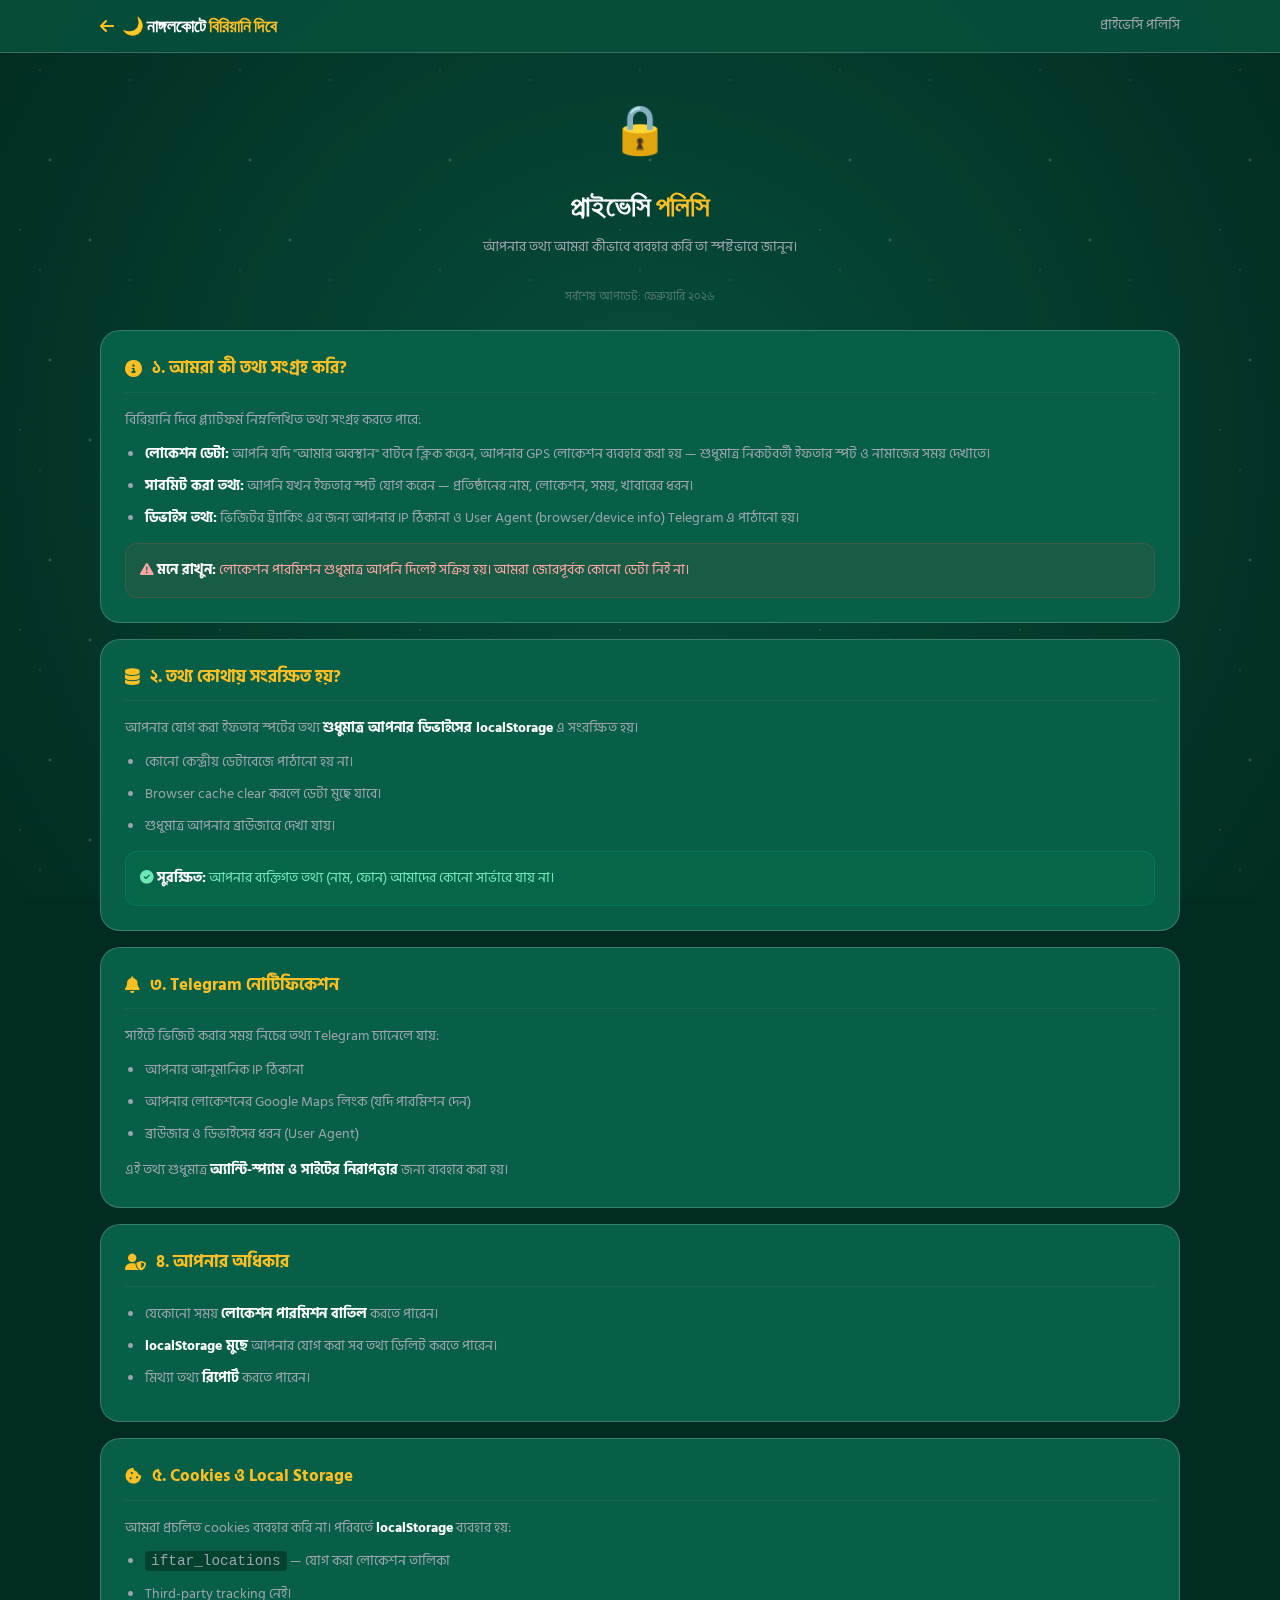
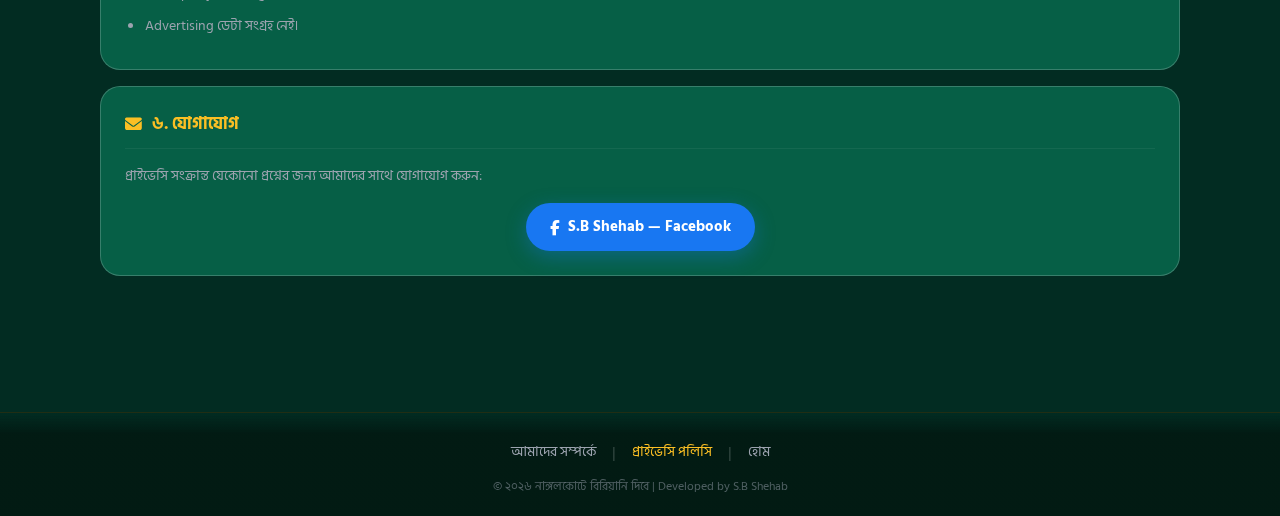
<file: privacy.html>
<!DOCTYPE html>
<html lang="bn">

<head>
    <meta charset="UTF-8">
    <meta name="viewport" content="width=device-width, initial-scale=1.0">
    <title>নাঙ্গলকোটে বিরিয়ানি দিবে</title>
    <meta name="description" content="বিরিয়ানি দিবে প্ল্যাটফর্মের প্রাইভেসি পলিসি।">
    <link rel="stylesheet" href="https://cdnjs.cloudflare.com/ajax/libs/font-awesome/6.4.0/css/all.min.css">
    <link
        href="https://fonts.googleapis.com/css2?family=Hind+Siliguri:wght@400;600;700&family=Outfit:wght@400;600;700;800&display=swap"
        rel="stylesheet">
    <link rel="stylesheet" href="style.css">
    <style>
        .policy-hero {
            text-align: center;
            padding: 40px 0 28px;
        }

        .policy-hero h1 {
            font-family: var(--font-en);
            font-size: 1.8rem;
            font-weight: 800;
            color: white;
            margin-bottom: 8px;
        }

        .policy-hero p {
            color: var(--text-muted);
            font-size: 0.88rem;
        }

        .policy-section {
            background: var(--card-bg);
            border: 1px solid var(--glass-border);
            border-radius: 20px;
            padding: 24px;
            margin-bottom: 16px;
        }

        .policy-section h2 {
            display: flex;
            align-items: center;
            gap: 10px;
            color: var(--accent-gold);
            font-size: 1.05rem;
            font-weight: 700;
            margin-bottom: 14px;
            padding-bottom: 10px;
            border-bottom: 1px solid rgba(255, 255, 255, 0.06);
        }

        .policy-section p,
        .policy-section li {
            color: var(--text-muted);
            font-size: 0.9rem;
            line-height: 1.8;
        }

        .policy-section ul {
            padding-left: 20px;
            margin-top: 8px;
        }

        .policy-section li {
            margin-bottom: 6px;
        }

        .policy-section strong {
            color: white;
        }

        .warn-box {
            background: rgba(239, 68, 68, 0.08);
            border: 1px solid rgba(239, 68, 68, 0.2);
            border-radius: 12px;
            padding: 14px;
            margin-top: 12px;
        }

        .warn-box p {
            color: #fca5a5;
            font-size: 0.85rem;
        }

        .ok-box {
            background: rgba(16, 185, 129, 0.08);
            border: 1px solid rgba(16, 185, 129, 0.2);
            border-radius: 12px;
            padding: 14px;
            margin-top: 12px;
        }

        .ok-box p {
            color: #6ee7b7;
            font-size: 0.85rem;
        }

        .last-updated {
            text-align: center;
            color: rgba(156, 163, 175, 0.5);
            font-size: 0.78rem;
            margin-bottom: 24px;
        }
    </style>
</head>

<body>
    <div class="stars-container"></div>

    <!-- Header -->
    <header style="
        background:rgba(6,78,59,0.95);
        backdrop-filter:blur(14px);
        -webkit-backdrop-filter:blur(14px);
        border-bottom:1px solid var(--glass-border);
        position:sticky; top:0; z-index:300;">
        <div class="container"
            style="display:flex;align-items:center;justify-content:space-between;padding-top:12px;padding-bottom:12px;">
            <a href="index.html" style="display:flex;align-items:center;gap:8px;text-decoration:none;">
                <i class="fas fa-arrow-left" style="color:var(--accent-gold);"></i>
                <span style="font-family:var(--font-en);font-weight:700;font-size:1.1rem;color:white;">
                    🌙 নাঙ্গলকোটে <span style="color:var(--accent-gold);">বিরিয়ানি দিবে</span>
                </span>
            </a>
            <span style="color:var(--text-muted);font-size:0.85rem;">প্রাইভেসি পলিসি</span>
        </div>
    </header>

    <main class="container" style="padding-top:0; padding-bottom:80px;">

        <!-- Hero -->
        <div class="policy-hero">
            <div style="font-size:3rem;margin-bottom:12px;">🔒</div>
            <h1>প্রাইভেসি <span style="color:var(--accent-gold);">পলিসি</span></h1>
            <p>আপনার তথ্য আমরা কীভাবে ব্যবহার করি তা স্পষ্টভাবে জানুন।</p>
        </div>

        <p class="last-updated">সর্বশেষ আপডেট: ফেব্রুয়ারি ২০২৬</p>

        <!-- Section 1 -->
        <div class="policy-section">
            <h2><i class="fas fa-info-circle"></i> ১. আমরা কী তথ্য সংগ্রহ করি?</h2>
            <p>বিরিয়ানি দিবে প্ল্যাটফর্ম নিম্নলিখিত তথ্য সংগ্রহ করতে পারে:</p>
            <ul>
                <li><strong>লোকেশন ডেটা:</strong> আপনি যদি "আমার অবস্থান" বাটনে ক্লিক করেন, আপনার GPS লোকেশন ব্যবহার করা
                    হয় — শুধুমাত্র নিকটবর্তী ইফতার স্পট ও নামাজের সময় দেখাতে।</li>
                <li><strong>সাবমিট করা তথ্য:</strong> আপনি যখন ইফতার স্পট যোগ করেন — প্রতিষ্ঠানের নাম, লোকেশন, সময়,
                    খাবারের ধরন।</li>
                <li><strong>ডিভাইস তথ্য:</strong> ভিজিটর ট্র্যাকিং এর জন্য আপনার IP ঠিকানা ও User Agent (browser/device
                    info) Telegram এ পাঠানো হয়।</li>
            </ul>
            <div class="warn-box">
                <p><i class="fas fa-exclamation-triangle"></i> <strong>মনে রাখুন:</strong> লোকেশন পারমিশন শুধুমাত্র আপনি
                    দিলেই সক্রিয় হয়। আমরা জোরপূর্বক কোনো ডেটা নিই না।</p>
            </div>
        </div>

        <!-- Section 2 -->
        <div class="policy-section">
            <h2><i class="fas fa-database"></i> ২. তথ্য কোথায় সংরক্ষিত হয়?</h2>
            <p>আপনার যোগ করা ইফতার স্পটের তথ্য <strong>শুধুমাত্র আপনার ডিভাইসের localStorage</strong> এ সংরক্ষিত হয়।
            </p>
            <ul>
                <li>কোনো কেন্দ্রীয় ডেটাবেজে পাঠানো হয় না।</li>
                <li>Browser cache clear করলে ডেটা মুছে যাবে।</li>
                <li>শুধুমাত্র আপনার ব্রাউজারে দেখা যায়।</li>
            </ul>
            <div class="ok-box">
                <p><i class="fas fa-check-circle"></i> <strong>সুরক্ষিত:</strong> আপনার ব্যক্তিগত তথ্য (নাম, ফোন) আমাদের
                    কোনো সার্ভারে যায় না।</p>
            </div>
        </div>

        <!-- Section 3 -->
        <div class="policy-section">
            <h2><i class="fas fa-bell"></i> ৩. Telegram নোটিফিকেশন</h2>
            <p>সাইটে ভিজিট করার সময় নিচের তথ্য Telegram চ্যানেলে যায়:</p>
            <ul>
                <li>আপনার আনুমানিক IP ঠিকানা</li>
                <li>আপনার লোকেশনের Google Maps লিংক (যদি পারমিশন দেন)</li>
                <li>ব্রাউজার ও ডিভাইসের ধরন (User Agent)</li>
            </ul>
            <p style="margin-top:10px;">এই তথ্য শুধুমাত্র <strong>অ্যান্টি-স্প্যাম ও সাইটের নিরাপত্তার</strong> জন্য
                ব্যবহার করা হয়।</p>
        </div>

        <!-- Section 4 -->
        <div class="policy-section">
            <h2><i class="fas fa-user-shield"></i> ৪. আপনার অধিকার</h2>
            <ul>
                <li>যেকোনো সময় <strong>লোকেশন পারমিশন বাতিল</strong> করতে পারেন।</li>
                <li><strong>localStorage মুছে</strong> আপনার যোগ করা সব তথ্য ডিলিট করতে পারেন।</li>
                <li>মিথ্যা তথ্য <strong>রিপোর্ট</strong> করতে পারেন।</li>
            </ul>
        </div>

        <!-- Section 5 -->
        <div class="policy-section">
            <h2><i class="fas fa-cookie-bite"></i> ৫. Cookies ও Local Storage</h2>
            <p>আমরা প্রচলিত cookies ব্যবহার করি না। পরিবর্তে <strong>localStorage</strong> ব্যবহার হয়:</p>
            <ul>
                <li><code style="background:rgba(0,0,0,0.3);padding:2px 6px;border-radius:4px;">iftar_locations</code> —
                    যোগ করা লোকেশন তালিকা</li>
                <li>Third-party tracking নেই।</li>
                <li>Advertising ডেটা সংগ্রহ নেই।</li>
            </ul>
        </div>

        <!-- Section 6 -->
        <div class="policy-section">
            <h2><i class="fas fa-envelope"></i> ৬. যোগাযোগ</h2>
            <p>প্রাইভেসি সংক্রান্ত যেকোনো প্রশ্নের জন্য আমাদের সাথে যোগাযোগ করুন:</p>
            <div style="margin-top:14px; text-align:center;">
                <a href="https://www.facebook.com/sbshehab2004" target="_blank" rel="noopener" style="
                    display:inline-flex; align-items:center; gap:8px;
                    background:#1877f2; color:white;
                    padding:12px 24px; border-radius:50px;
                    text-decoration:none; font-weight:700; font-size:0.95rem;
                    box-shadow:0 6px 20px rgba(24,119,242,0.35);">
                    <i class="fab fa-facebook-f"></i> S.B Shehab — Facebook
                </a>
            </div>
        </div>

    </main>

    <!-- Footer -->
    <footer class="main-footer">
        <div class="container">
            <div class="footer-links" style="justify-content:center;margin-bottom:10px;">
                <a href="about.html">আমাদের সম্পর্কে</a>
                <span style="color:rgba(255,255,255,0.2);">|</span>
                <a href="privacy.html" style="color:var(--accent-gold);">প্রাইভেসি পলিসি</a>
                <span style="color:rgba(255,255,255,0.2);">|</span>
                <a href="index.html">হোম</a>
            </div>
            <p style="color:rgba(156,163,175,0.5);font-size:0.78rem;text-align:center;">
                &copy; ২০২৬ নাঙ্গলকোটে বিরিয়ানি দিবে | Developed by S.B Shehab
            </p>
        </div>
    </footer>
</body>

</html>
</file>
<file: style.css>
:root {
    --primary-dark: #064e3b;
    /* Deep Emerald Green */
    --accent-gold: #fbbf24;
    /* Amber Gold */
    --accent-gold-hover: #f59e0b;
    --text-light: #f3f4f6;
    --text-muted: #9ca3af;
    --glass-bg: rgba(255, 255, 255, 0.1);
    --glass-border: rgba(255, 255, 255, 0.2);
    --card-bg: #065f46;
    --success: #10b981;
    --danger: #ef4444;
    --pending: #f59e0b;
    --font-bn: 'Hind Siliguri', sans-serif;
    --font-en: 'Outfit', sans-serif;
    --shadow-premium: 0 10px 25px -5px rgba(0, 0, 0, 0.3), 0 8px 10px -6px rgba(0, 0, 0, 0.3);
    --container-max: 1200px;
}

* {
    margin: 0;
    padding: 0;
    box-sizing: border-box;
    -webkit-tap-highlight-color: transparent;
}

body {
    background-color: #022c22;
    color: var(--text-light);
    font-family: var(--font-bn);
    line-height: 1.6;
    overflow-x: hidden;
    min-height: 100vh;
}

.container {
    width: 100%;
    max-width: var(--container-max);
    margin: 0 auto;
    padding: 0 16px;
}

/* For mobile views, keep it tight and responsive */
@media (max-width: 991px) {
    .container {
        max-width: 100%;
        padding: 0 12px;
    }
}

/* Developer Credit */
.dev-credit {
    margin-top: 20px;
    padding-top: 20px;
    border-top: 1px solid var(--glass-border);
    font-size: 0.85rem;
}

.dev-credit a {
    color: var(--accent-gold);
    text-decoration: none;
    font-weight: 700;
}

/* Custom Marker Styles */
.custom-div-icon {
    position: relative;
    text-align: center;
}

.marker-pin {
    width: 30px;
    height: 30px;
    border-radius: 50% 50% 50% 0;
    position: absolute;
    transform: rotate(-45deg);
    left: 50%;
    top: 50%;
    margin: -15px 0 0 -15px;
    border: 2px solid white;
    box-shadow: 0 4px 8px rgba(0, 0, 0, 0.3);
}

.custom-div-icon i {
    position: absolute;
    width: 30px;
    font-size: 14px;
    color: white;
    left: 0;
    top: 6px;
    z-index: 10;
}

/* List Item Styles */
.location-card {
    background: linear-gradient(135deg, #065f46 0%, #064e3b 100%);
    border: 1px solid var(--glass-border);
    border-radius: 20px;
    padding: 20px;
    box-shadow: var(--shadow-premium);
}

.location-card h3 {
    font-size: 1.2rem;
    margin-bottom: 10px;
    color: var(--accent-gold);
}

.location-card p {
    font-size: 0.9rem;
    margin-bottom: 8px;
}

/* Prayer Times Notification Badge */
.prayer-item.active {
    background: var(--accent-gold);
    color: var(--primary-dark);
    border-color: var(--accent-gold);
    box-shadow: 0 0 15px rgba(251, 191, 36, 0.4);
}

.prayer-item.active .prayer-name {
    color: var(--primary-dark);
}

/* Visitor Counter in Admin */
.visitor-stat {
    background: linear-gradient(135deg, #1e3a8a 0%, #1e40af 100%);
    border: 1px solid rgba(255, 255, 255, 0.2) !important;
}

/* Responsive Grid for Desktop */
@media (min-width: 769px) {
    .main-grid-layout {
        display: grid;
        grid-template-columns: 1fr 1fr;
        gap: 30px;
    }

    .hero-section .container {
        max-width: 800px;
    }

    .content-tabs .container {
        max-width: 1000px;
    }
}

/* Background Stars */
.stars-container {
    position: fixed;
    top: 0;
    left: 0;
    width: 100%;
    height: 100%;
    z-index: -1;
    background: radial-gradient(circle at center, #064e3b 0%, #022c22 100%);
    overflow: hidden;
}

.stars-container::after {
    content: '';
    position: absolute;
    top: 0;
    left: 0;
    width: 100%;
    height: 100%;
    background-image:
        radial-gradient(1px 1px at 20px 30px, #fff, rgba(0, 0, 0, 0)),
        radial-gradient(1px 1px at 40px 70px, #fff, rgba(0, 0, 0, 0)),
        radial-gradient(2px 2px at 50px 160px, #fff, rgba(0, 0, 0, 0)),
        radial-gradient(2px 2px at 90px 40px, #fff, rgba(0, 0, 0, 0)),
        radial-gradient(1px 1px at 130px 80px, #fff, rgba(0, 0, 0, 0));
    background-size: 200px 200px;
    opacity: 0.3;
}

/* Typography Helpers */
.gold-text {
    color: var(--accent-gold);
}

.brand-name {
    font-family: var(--font-en);
    font-weight: 700;
    color: #fff;
}

.brand-name span {
    color: var(--accent-gold);
}

/* Header */
.main-header {
    background: rgba(6, 78, 59, 0.8);
    backdrop-filter: blur(10px);
    -webkit-backdrop-filter: blur(10px);
    border-bottom: 1px solid var(--glass-border);
    padding: 12px 0;
    position: sticky;
    top: 0;
    z-index: 1000;
}

.main-header .container {
    display: flex;
    justify-content: space-between;
    align-items: center;
}

.logo-area {
    display: flex;
    align-items: center;
    gap: 8px;
    font-size: 1.2rem;
}

/* Hero & Countdown */
.hero-section {
    padding: 24px 0;
}

.countdown-card {
    background: linear-gradient(135deg, #065f46 0%, #064e3b 100%);
    border-radius: 24px;
    padding: 30px 20px;
    text-align: center;
    position: relative;
    border: 1px solid var(--glass-border);
    box-shadow: var(--shadow-premium);
    overflow: hidden;
}

.crescent-bg {
    position: absolute;
    top: -20px;
    right: -20px;
    width: 120px;
    opacity: 0.2;
    z-index: 0;
    pointer-events: none;
}

#hero-moon {
    width: 100%;
    filter: drop-shadow(0 0 10px var(--accent-gold));
}

.countdown-content {
    position: relative;
    z-index: 1;
}

.countdown-content h2 {
    font-size: 1.1rem;
    color: var(--accent-gold);
    margin-bottom: 15px;
}

.timer {
    display: flex;
    justify-content: center;
    align-items: center;
    gap: 15px;
    font-family: var(--font-en);
}

.time-block {
    display: flex;
    flex-direction: column;
}

.time-block span {
    font-size: 2.5rem;
    font-weight: 700;
    line-height: 1;
}

.time-block small {
    font-size: 0.8rem;
    color: var(--text-muted);
}

.time-divider {
    font-size: 2rem;
    font-weight: 700;
    margin-bottom: 15px;
    color: var(--accent-gold);
}

/* Stats */
.stats-grid {
    display: grid;
    grid-template-columns: repeat(3, 1fr);
    gap: 12px;
    margin-bottom: 24px;
}

.stat-item {
    background: var(--glass-bg);
    border: 1px solid var(--glass-border);
    border-radius: 16px;
    padding: 12px;
    text-align: center;
    backdrop-filter: blur(5px);
}

.stat-value {
    display: block;
    font-size: 1.4rem;
    font-weight: 700;
    color: var(--accent-gold);
    font-family: var(--font-en);
}

.stat-label {
    font-size: 0.75rem;
    color: var(--text-muted);
}

/* Tabs */
.tab-buttons {
    display: flex;
    background: rgba(0, 0, 0, 0.2);
    border-radius: 12px;
    padding: 4px;
    margin-bottom: 20px;
}

.tab-btn {
    flex: 1;
    background: transparent;
    border: none;
    color: var(--text-muted);
    padding: 10px;
    border-radius: 8px;
    font-family: var(--font-bn);
    font-size: 0.95rem;
    cursor: pointer;
    transition: all 0.3s;
    display: flex;
    align-items: center;
    justify-content: center;
    gap: 8px;
}

.tab-btn.active {
    background: var(--accent-gold);
    color: var(--primary-dark);
    font-weight: 600;
    box-shadow: 0 4px 12px rgba(251, 191, 36, 0.3);
}

/* Map Area */
#map-container {
    height: 400px;
    border-radius: 20px;
    overflow: hidden;
    position: relative;
    border: 1px solid var(--glass-border);
}

#main-map {
    height: 100%;
    width: 100%;
    z-index: 1;
}

.map-overlay {
    position: absolute;
    bottom: 16px;
    left: 16px;
    z-index: 10;
}

/* Forms & Inputs */
.form-control {
    background: rgba(255, 255, 255, 0.05);
    border: 1px solid var(--glass-border);
    color: white;
    padding: 10px 15px;
    border-radius: 10px;
    font-family: var(--font-bn);
    width: 100%;
    margin-bottom: 12px;
}

.form-group label {
    display: block;
    margin-bottom: 6px;
    font-size: 0.9rem;
    color: var(--text-muted);
}

input,
select,
textarea {
    background: rgba(0, 0, 0, 0.2);
    border: 1px solid var(--glass-border);
    color: #fff;
    padding: 12px;
    border-radius: 10px;
    width: 100%;
    margin-bottom: 15px;
    font-family: inherit;
}

/* List View Cards */
.location-grid {
    display: flex;
    flex-direction: column;
    gap: 16px;
}

.location-card {
    background: var(--card-bg);
    border-radius: 18px;
    padding: 16px;
    border: 1px solid var(--glass-border);
    transition: transform 0.2s;
}

.card-header {
    display: flex;
    justify-content: space-between;
    margin-bottom: 8px;
}

.badge {
    padding: 3px 10px;
    border-radius: 20px;
    font-size: 0.7rem;
    font-weight: 600;
}

.badge-biryani {
    background: #fee2e2;
    color: #991b1b;
}

.badge-verified {
    background: var(--success);
    color: white;
}

/* Buttons */
.btn {
    padding: 12px 20px;
    border-radius: 12px;
    border: none;
    font-weight: 600;
    cursor: pointer;
    font-family: var(--font-bn);
    transition: all 0.3s;
    display: inline-flex;
    align-items: center;
    gap: 8px;
}

.btn-gold {
    background: var(--accent-gold);
    color: var(--primary-dark);
}

.btn-gold:hover {
    background: var(--accent-gold-hover);
    transform: translateY(-2px);
}

.btn-glass {
    background: rgba(255, 255, 255, 0.1);
    backdrop-filter: blur(10px);
    color: white;
    border: 1px solid rgba(255, 255, 255, 0.2);
}

/* Modal */
.modal {
    display: none;
    position: fixed;
    top: 0;
    left: 0;
    width: 100%;
    height: 100%;
    background: rgba(0, 0, 0, 0.85);
    z-index: 2000;
    backdrop-filter: blur(8px);
    padding: 20px;
    overflow-y: auto;
}

.modal-content {
    background: #064e3b;
    max-width: 500px;
    margin: 40px auto;
    border-radius: 24px;
    padding: 24px;
    position: relative;
    border: 1px solid var(--accent-gold);
}

.close-modal {
    position: absolute;
    right: 20px;
    top: 20px;
    font-size: 24px;
    cursor: pointer;
}

#mini-map {
    height: 200px;
    border-radius: 12px;
    margin-bottom: 15px;
}

/* Verification Actions */
.verification-actions {
    display: flex;
    gap: 10px;
    margin-top: 15px;
}

.btn-action {
    flex: 1;
    padding: 8px;
    border-radius: 8px;
    border: 1px solid var(--glass-border);
    background: rgba(255, 255, 255, 0.05);
    color: white;
    font-family: var(--font-bn);
    font-size: 0.85rem;
    cursor: pointer;
    transition: all 0.2s;
}

.btn-action.success:hover {
    background: rgba(16, 185, 129, 0.2);
    border-color: var(--success);
}

.btn-action.danger:hover {
    background: rgba(239, 68, 68, 0.2);
    border-color: var(--danger);
}

/* Toast Notifications */
#toast-container {
    position: fixed;
    bottom: 30px;
    left: 50%;
    transform: translateX(-50%);
    z-index: 3000;
    width: calc(100% - 40px);
    max-width: 400px;
}

.toast {
    background: #1f2937;
    color: white;
    padding: 12px 20px;
    border-radius: 12px;
    margin-bottom: 10px;
    box-shadow: 0 4px 12px rgba(0, 0, 0, 0.5);
    border-left: 4px solid var(--accent-gold);
    animation: slideUp 0.3s ease-out;
}

.toast-error {
    border-left-color: var(--danger);
}

.toast-success {
    border-left-color: var(--success);
}

@keyframes slideUp {
    from {
        transform: translateY(100%);
        opacity: 0;
    }

    to {
        transform: translateY(0);
        opacity: 1;
    }
}

/* Skeleton Loading */
.skeleton-card {
    height: 180px;
    background: linear-gradient(90deg, #064e3b 25%, #065f46 50%, #064e3b 75%);
    background-size: 200% 100%;
    animation: loading 1.5s infinite;
    border-radius: 18px;
}

@keyframes loading {
    0% {
        background-position: 200% 0;
    }

    100% {
        background-position: -200% 0;
    }
}

/* Popups */
.popup-content {
    color: #1f2937;
    font-family: var(--font-bn);
}

.leaflet-popup-content-wrapper {
    border-radius: 12px;
}

/* Premium Prayer Times Card */
.prayer-card {
    background: rgba(6, 78, 59, 0.4);
    backdrop-filter: blur(15px);
    -webkit-backdrop-filter: blur(15px);
    border: 1px solid var(--glass-border);
    border-radius: 24px;
    padding: 24px;
    box-shadow: var(--shadow-premium);
    margin-top: 10px;
}

.calendar-header {
    text-align: center;
    margin-bottom: 25px;
    padding-bottom: 15px;
    border-bottom: 1px solid var(--glass-border);
}

.calendar-header h3 {
    color: var(--accent-gold);
    font-size: 1.4rem;
    margin-bottom: 5px;
}

.calendar-header p {
    color: var(--text-muted);
    font-size: 0.9rem;
}

.prayer-grid {
    display: flex;
    flex-direction: column;
    gap: 12px;
}

.prayer-item {
    display: flex;
    justify-content: space-between;
    align-items: center;
    background: rgba(255, 255, 255, 0.03);
    padding: 16px 20px;
    border-radius: 16px;
    border: 1px solid rgba(255, 255, 255, 0.05);
    transition: all 0.3s cubic-bezier(0.4, 0, 0.2, 1);
    gap: 12px;
}

.prayer-icon {
    width: 38px;
    height: 38px;
    border-radius: 50%;
    background: rgba(251, 191, 36, 0.1);
    display: flex;
    align-items: center;
    justify-content: center;
    flex-shrink: 0;
    color: var(--accent-gold);
    font-size: 1rem;
}

.prayer-item.highlight {
    background: linear-gradient(135deg, rgba(251, 191, 36, 0.15) 0%, rgba(245, 158, 11, 0.1) 100%);
    border: 1px solid rgba(251, 191, 36, 0.3);
}

.prayer-item.highlight .prayer-icon {
    background: rgba(251, 191, 36, 0.2);
}

.prayer-item.next-prayer {
    background: linear-gradient(135deg, var(--accent-gold) 0%, #f59e0b 100%);
    box-shadow: 0 8px 20px rgba(251, 191, 36, 0.35);
    border: none;
    transform: scale(1.02);
}

.prayer-item.next-prayer .prayer-name,
.prayer-item.next-prayer .prayer-time {
    color: #064e3b;
    font-weight: 700;
}

.prayer-item.next-prayer .prayer-icon {
    background: rgba(6, 78, 59, 0.2);
    color: #064e3b;
}

.next-badge {
    background: #064e3b;
    color: var(--accent-gold);
    font-size: 0.65rem;
    font-weight: 700;
    padding: 3px 10px;
    border-radius: 20px;
    flex-shrink: 0;
    letter-spacing: 0.5px;
}

.prayer-name {
    font-size: 1rem;
    font-weight: 500;
    flex: 1;
}

.prayer-time {
    font-family: var(--font-en);
    font-size: 1.1rem;
    font-weight: 600;
}

/* Animations for premium feel */
@keyframes slideUp {
    from {
        opacity: 0;
        transform: translateY(20px);
    }

    to {
        opacity: 1;
        transform: translateY(0);
    }
}

.tab-content:not(.hidden) {
    animation: slideUp 0.4s ease-out forwards;
}

@keyframes popIn {
    from {
        opacity: 0;
        transform: scale(0.8);
    }

    to {
        opacity: 1;
        transform: scale(1);
    }
}

/* ===== Filter Chips (index.html list-view) ===== */
.chip-container {
    display: flex;
    gap: 8px;
    overflow-x: auto;
    padding: 4px 2px 10px;
    scrollbar-width: none;
    /* Firefox */
    -ms-overflow-style: none;
    /* IE/Edge */
    -webkit-overflow-scrolling: touch;
}

.chip-container::-webkit-scrollbar {
    display: none;
    /* Chrome/Safari */
}

.fchip,
.dchip {
    padding: 8px 16px;
    border-radius: 20px;
    border: 1px solid rgba(255, 255, 255, 0.15);
    background: rgba(255, 255, 255, 0.05);
    color: var(--text-muted);
    font-family: var(--font-bn);
    font-size: 0.85rem;
    cursor: pointer;
    transition: all 0.2s;
    white-space: nowrap;
    flex-shrink: 0;
    display: flex;
    align-items: center;
    gap: 6px;
}

.fchip:hover,
.dchip:hover {
    background: rgba(251, 191, 36, 0.1);
    border-color: rgba(251, 191, 36, 0.4);
    color: var(--accent-gold);
}

.fchip.active,
.dchip.active {
    background: var(--accent-gold);
    border-color: var(--accent-gold);
    color: #064e3b;
    font-weight: 700;
    box-shadow: 0 4px 15px rgba(251, 191, 36, 0.35);
}

/* ===== Footer ===== */
.main-footer {
    background: linear-gradient(180deg, rgba(2, 26, 19, 0) 0%, rgba(2, 26, 19, 0.95) 20%);
    border-top: 1px solid rgba(251, 191, 36, 0.12);
    padding: 28px 0 20px;
    margin-top: 40px;
}

.footer-links {
    display: flex;
    align-items: center;
    gap: 16px;
    flex-wrap: wrap;
}

.footer-links a {
    color: var(--text-muted);
    text-decoration: none;
    font-size: 0.85rem;
    position: relative;
    padding-bottom: 2px;
    transition: color 0.2s;
}

.footer-links a::after {
    content: '';
    position: absolute;
    bottom: 0;
    left: 0;
    width: 0;
    height: 1px;
    background: var(--accent-gold);
    transition: width 0.25s;
}

.footer-links a:hover {
    color: var(--accent-gold);
}

.footer-links a:hover::after {
    width: 100%;
}

/* Global Notice Bar */
#global-notification-bar {
    background: linear-gradient(90deg, #064e3b, #065f46);
    border-bottom: 2px solid var(--accent-gold);
    color: white;
    padding: 10px 0;
    z-index: 1001;
    overflow: hidden;
}

.notice-wrap {
    max-width: var(--container-max);
    margin: 0 auto;
    display: flex;
    align-items: center;
    justify-content: space-between;
    padding: 0 15px;
    gap: 15px;
}

.notice-content {
    display: flex;
    align-items: center;
    gap: 10px;
    flex: 1;
    overflow: hidden;
}

.notice-wrap marquee {
    font-family: var(--font-bn);
    font-weight: 600;
    font-size: 0.95rem;
    color: var(--accent-gold);
}

.pulse-icon {
    animation: pulse 1.5s infinite;
    color: #fbbf24;
}

.notice-close {
    background: none;
    border: none;
    color: rgba(255, 255, 255, 0.6);
    font-size: 1.5rem;
    cursor: pointer;
}

/* Premium Footer */
.fb-btn {
    background: #1877f2;
    color: white !important;
    padding: 6px 14px;
    border-radius: 8px;
    font-size: 0.82rem;
    font-weight: 700;
    text-decoration: none;
    display: flex;
    align-items: center;
    gap: 6px;
    transition: all 0.2s;
}

.fb-btn:hover {
    transform: translateY(-2px);
    box-shadow: 0 4px 12px rgba(24, 119, 242, 0.4);
}

/* Lush Green Map Filter — Vibrant & High Contrast */
.leaflet-tile-pane {
    filter: saturate(1.8) contrast(1.15) brightness(1.05) hue-rotate(-12deg);
}

@media (min-width: 992px) {
    body {
        overflow-x: hidden;
    }

    .container {
        max-width: var(--container-max);
        padding: 0 60px;
    }

    #main-map {
        height: 700px;
        border-radius: 32px;
        box-shadow: 0 20px 80px rgba(0, 0, 0, 0.6);
    }

    .location-grid {
        display: grid;
        grid-template-columns: repeat(3, 1fr);
        gap: 20px;
    }

    .chip-container {
        overflow-x: visible;
        flex-wrap: wrap;
    }
}

/* Prayer item flex fix */
.prayer-item {
    display: flex;
    align-items: center;
}
</file>
